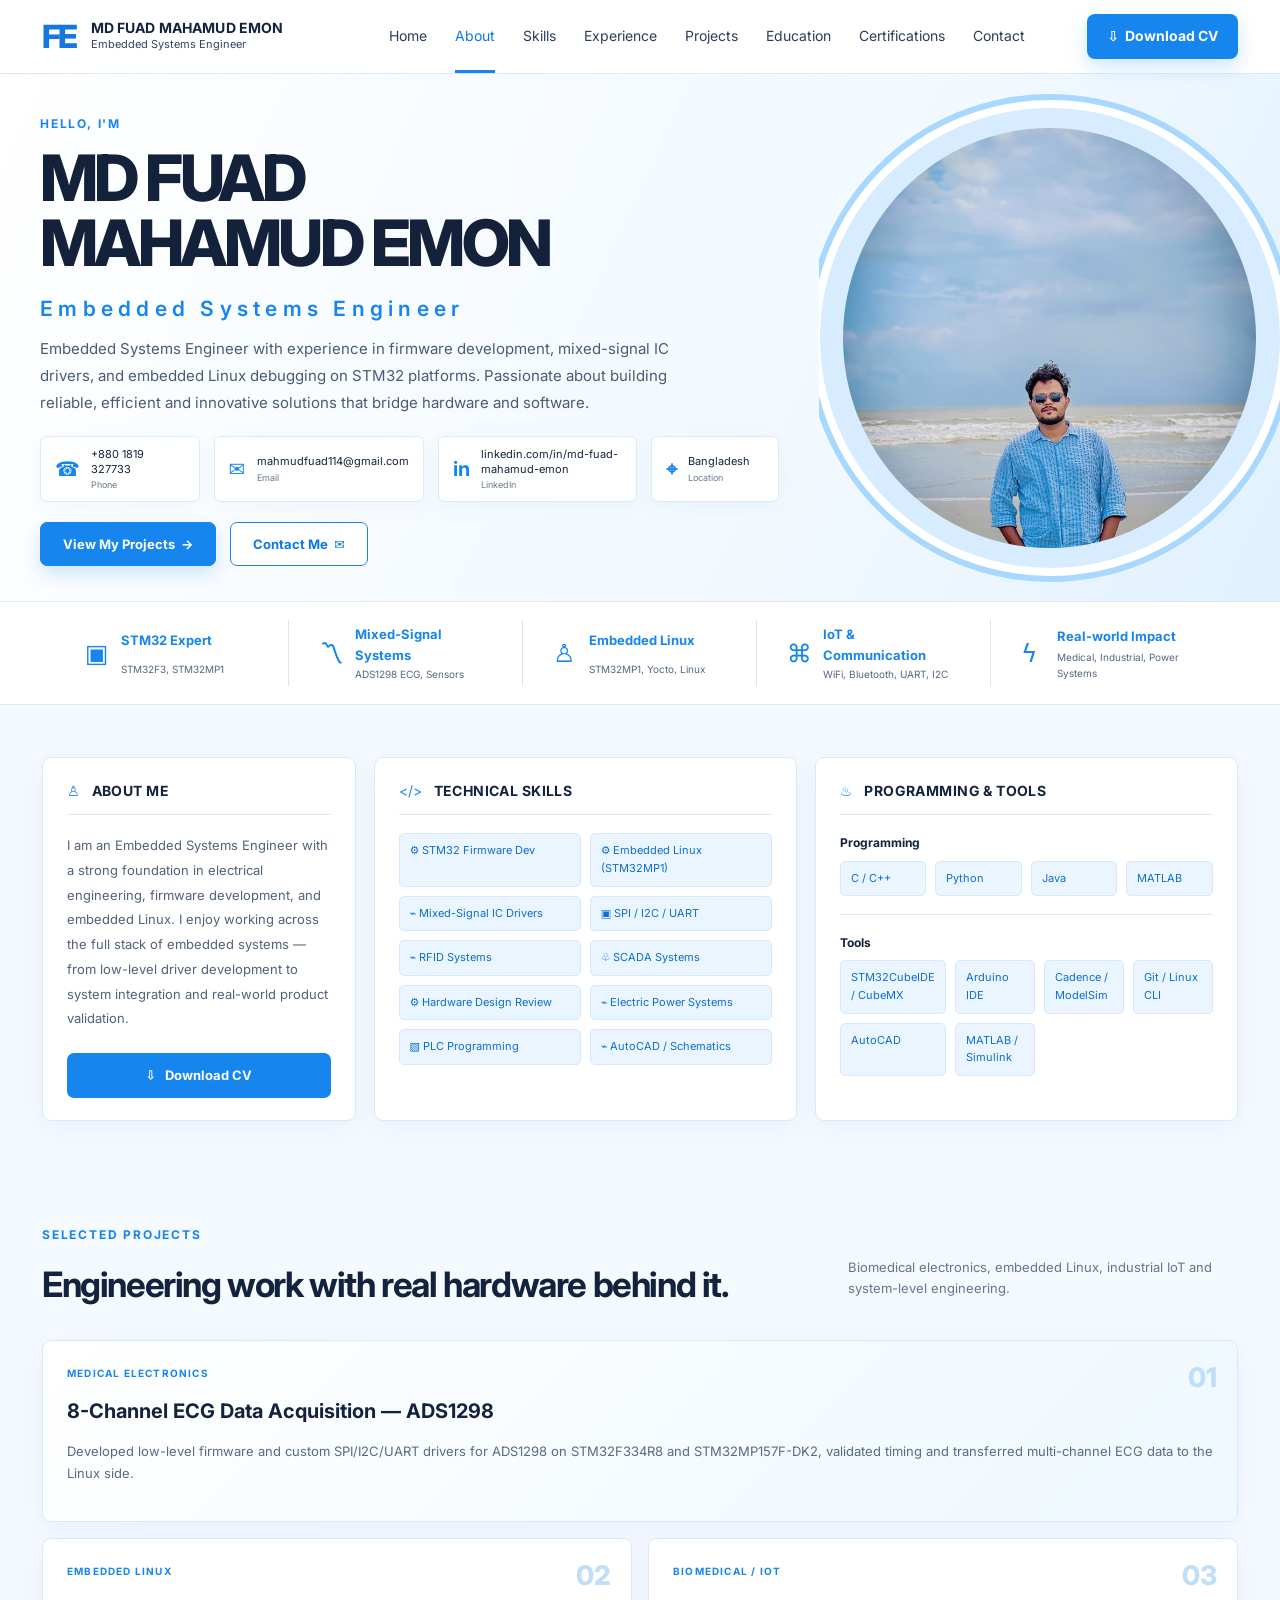
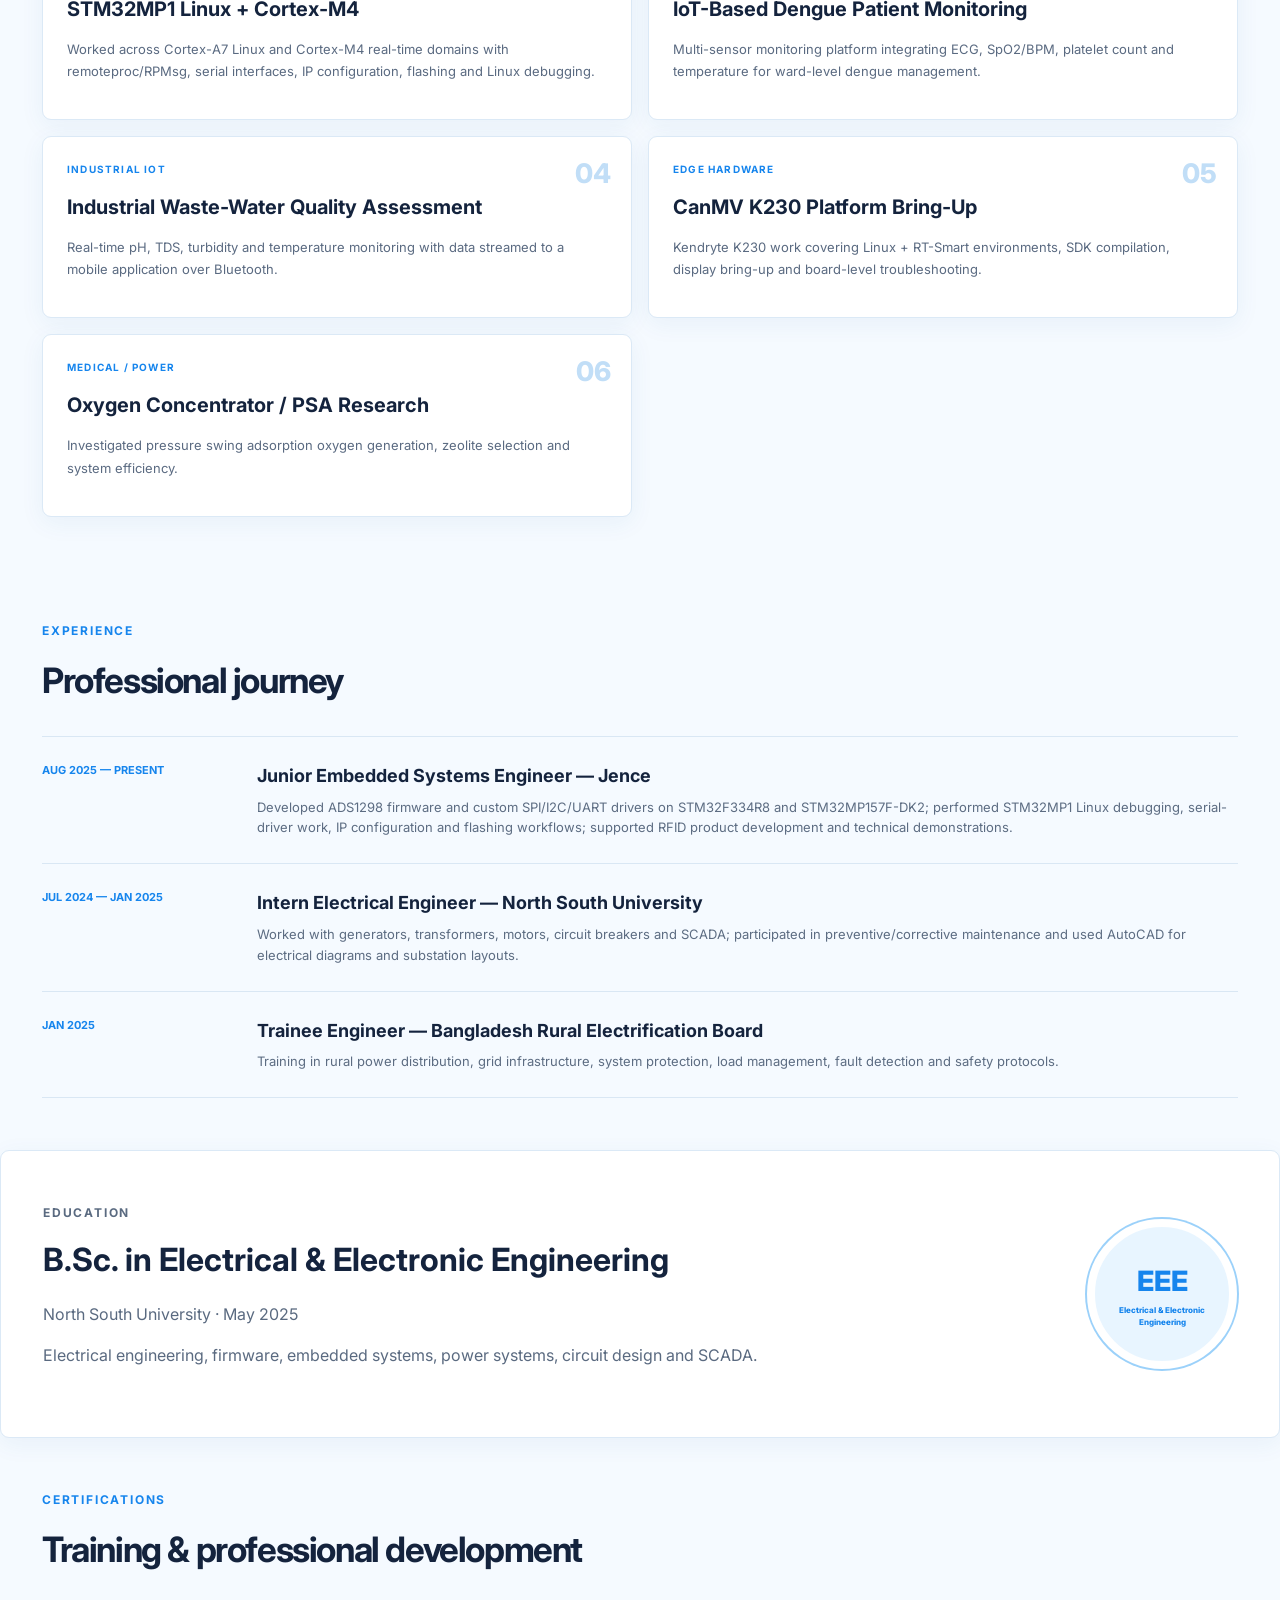
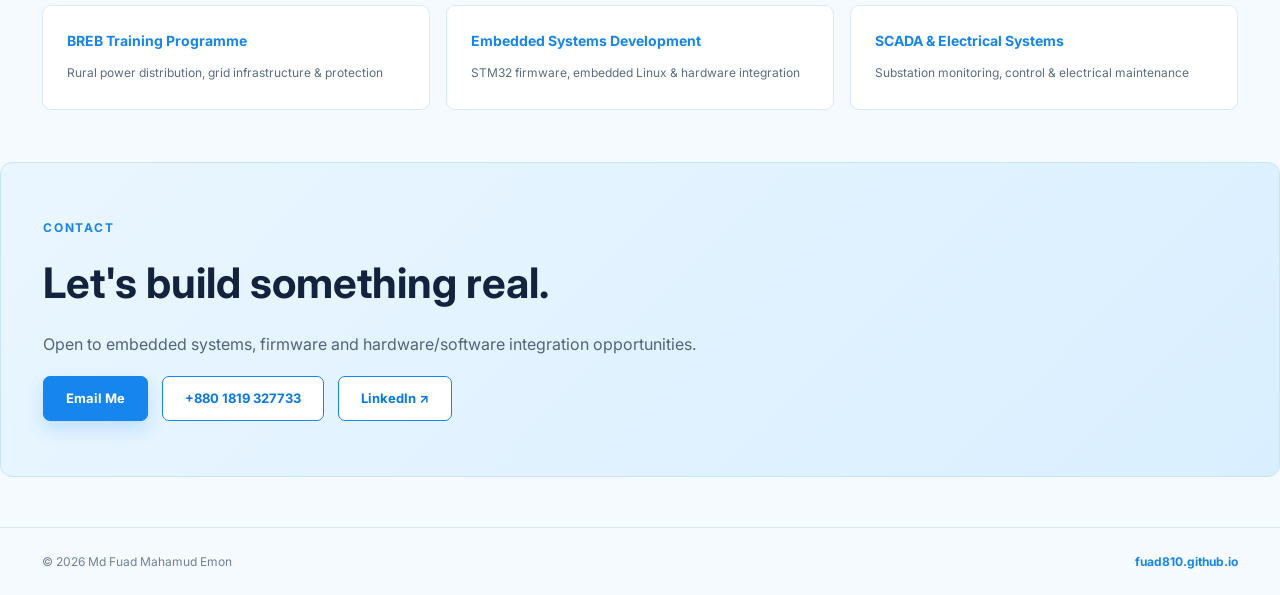
<file: index.html>
<!doctype html><html lang="en"><head><meta charset="utf-8"><meta name="viewport" content="width=device-width,initial-scale=1"><meta name="description" content="Md Fuad Mahamud Emon — Embedded Systems Engineer"><title>Md Fuad Mahamud Emon | Embedded Systems Engineer</title><meta name="theme-color" content="#1685ed"><meta property="og:title" content="Md Fuad Mahamud Emon | Embedded Systems Engineer"><meta property="og:description" content="Embedded Systems Engineer specializing in STM32 firmware, ADS1298 ECG acquisition and embedded Linux."><meta property="og:type" content="website"><meta property="og:url" content="https://fuad810.github.io/"><meta property="og:image" content="https://fuad810.github.io/profile.jpg"><meta name="twitter:card" content="summary_large_image"><link rel="icon" href="profile.jpg"><link rel="preconnect" href="https://fonts.googleapis.com"><link rel="preconnect" href="https://fonts.gstatic.com" crossorigin><link href="https://fonts.googleapis.com/css2?family=Inter:wght@400;500;600;700;800&display=swap" rel="stylesheet"><link rel="stylesheet" href="style.css"></head><body>
<header class="nav"><div class="identity"><a class="logo" href="#home">FE</a><div><strong>MD FUAD MAHAMUD EMON</strong><span>Embedded Systems Engineer</span></div></div><nav><a class="active" href="#home">Home</a><a href="#about">About</a><a href="#skills">Skills</a><a href="#experience">Experience</a><a href="#projects">Projects</a><a href="#education">Education</a><a href="#certifications">Certifications</a><a href="#contact">Contact</a></nav><a class="cv" href="cv.html">⇩ &nbsp;Download CV</a><button class="menu-toggle" aria-label="Toggle menu" aria-expanded="false"><span></span><span></span><span></span></button></header>
<main id="home"><section class="hero"><div class="hero-copy"><p class="hello">HELLO, I'M</p><h1>MD FUAD<br>MAHAMUD EMON</h1><h2>Embedded Systems Engineer</h2><p class="lead">Embedded Systems Engineer with experience in firmware development, mixed-signal IC drivers, and embedded Linux debugging on STM32 platforms. Passionate about building reliable, efficient and innovative solutions that bridge hardware and software.</p><div class="contact-grid"><a href="tel:+8801819327733"><b>☎</b><span>+880 1819 327733<small>Phone</small></span></a><a href="mailto:mahmudfuad114@gmail.com"><b>✉</b><span>mahmudfuad114@gmail.com<small>Email</small></span></a><a href="https://www.linkedin.com/in/md-fuad-mahamud-emon" target="_blank" rel="noopener"><b>in</b><span>linkedin.com/in/md-fuad-mahamud-emon<small>LinkedIn</small></span></a><div><b>⌖</b><span>Bangladesh<small>Location</small></span></div></div><div class="actions"><a class="btn primary" href="#projects">View My Projects&nbsp; →</a><a class="btn outline" href="mailto:mahmudfuad114@gmail.com">Contact Me&nbsp; ✉</a></div></div><div class="hero-image"><img src="profile.jpg" alt="Profile" /><div class="curve"></div></div></section>
<section class="expertise"><div><i>▣</i><strong>STM32 Expert</strong><small>STM32F3, STM32MP1</small></div><div><i>〽</i><strong>Mixed-Signal Systems</strong><small>ADS1298 ECG, Sensors</small></div><div><i>♙</i><strong>Embedded Linux</strong><small>STM32MP1, Yocto, Linux</small></div><div><i>⌘</i><strong>IoT &amp; Communication</strong><small>WiFi, Bluetooth, UART, I2C</small></div><div><i>ϟ</i><strong>Real-world Impact</strong><small>Medical, Industrial, Power Systems</small></div></section>
<section id="about" class="three section"><article><div class="card-title">♙ <strong>ABOUT ME</strong></div><p>I am an Embedded Systems Engineer with a strong foundation in electrical engineering, firmware development, and embedded Linux. I enjoy working across the full stack of embedded systems — from low-level driver development to system integration and real-world product validation.</p><a class="download" href="cv.html">⇩ &nbsp; Download CV</a></article><article id="skills"><div class="card-title">&lt;/&gt; <strong>TECHNICAL SKILLS</strong></div><div class="skill-list"><span>⚙ STM32 Firmware Dev</span><span>⚙ Embedded Linux (STM32MP1)</span><span>⌁ Mixed-Signal IC Drivers</span><span>▣ SPI / I2C / UART</span><span>⌁ RFID Systems</span><span>♧ SCADA Systems</span><span>⚙ Hardware Design Review</span><span>⌁ Electric Power Systems</span><span>▧ PLC Programming</span><span>⌁ AutoCAD / Schematics</span></div></article><article><div class="card-title">♨ <strong>PROGRAMMING &amp; TOOLS</strong></div><h4>Programming</h4><div class="tool-list"><span>C / C++</span><span>Python</span><span>Java</span><span>MATLAB</span></div><hr><h4>Tools</h4><div class="tool-list"><span>STM32CubeIDE / CubeMX</span><span>Arduino IDE</span><span>Cadence / ModelSim</span><span>Git / Linux CLI</span><span>AutoCAD</span><span>MATLAB / Simulink</span></div></article></section>
<section id="projects" class="section"><div class="section-heading"><div><p class="eyebrow">SELECTED PROJECTS</p><h2>Engineering work with real hardware behind it.</h2></div><p>Biomedical electronics, embedded Linux, industrial IoT and system-level engineering.</p></div><div class="projects"><article><em>01</em><small>MEDICAL ELECTRONICS</small><h3>8-Channel ECG Data Acquisition — ADS1298</h3><p>Developed low-level firmware and custom SPI/I2C/UART drivers for ADS1298 on STM32F334R8 and STM32MP157F-DK2, validated timing and transferred multi-channel ECG data to the Linux side.</p></article><article><em>02</em><small>EMBEDDED LINUX</small><h3>STM32MP1 Linux + Cortex-M4</h3><p>Worked across Cortex-A7 Linux and Cortex-M4 real-time domains with remoteproc/RPMsg, serial interfaces, IP configuration, flashing and Linux debugging.</p></article><article><em>03</em><small>BIOMEDICAL / IOT</small><h3>IoT-Based Dengue Patient Monitoring</h3><p>Multi-sensor monitoring platform integrating ECG, SpO2/BPM, platelet count and temperature for ward-level dengue management.</p></article><article><em>04</em><small>INDUSTRIAL IOT</small><h3>Industrial Waste-Water Quality Assessment</h3><p>Real-time pH, TDS, turbidity and temperature monitoring with data streamed to a mobile application over Bluetooth.</p></article><article><em>05</em><small>EDGE HARDWARE</small><h3>CanMV K230 Platform Bring-Up</h3><p>Kendryte K230 work covering Linux + RT-Smart environments, SDK compilation, display bring-up and board-level troubleshooting.</p></article><article><em>06</em><small>MEDICAL / POWER</small><h3>Oxygen Concentrator / PSA Research</h3><p>Investigated pressure swing adsorption oxygen generation, zeolite selection and system efficiency.</p></article></div></section>
<section id="experience" class="section"><div class="section-heading"><div><p class="eyebrow">EXPERIENCE</p><h2>Professional journey</h2></div></div><div class="timeline"><article><time>AUG 2025 — PRESENT</time><div><h3>Junior Embedded Systems Engineer — Jence</h3><p>Developed ADS1298 firmware and custom SPI/I2C/UART drivers on STM32F334R8 and STM32MP157F-DK2; performed STM32MP1 Linux debugging, serial-driver work, IP configuration and flashing workflows; supported RFID product development and technical demonstrations.</p></div></article><article><time>JUL 2024 — JAN 2025</time><div><h3>Intern Electrical Engineer — North South University</h3><p>Worked with generators, transformers, motors, circuit breakers and SCADA; participated in preventive/corrective maintenance and used AutoCAD for electrical diagrams and substation layouts.</p></div></article><article><time>JAN 2025</time><div><h3>Trainee Engineer — Bangladesh Rural Electrification Board</h3><p>Training in rural power distribution, grid infrastructure, system protection, load management, fault detection and safety protocols.</p></div></article></div></section>
<section id="education" class="section education"><div><p class="eyebrow">EDUCATION</p><h2>B.Sc. in Electrical &amp; Electronic Engineering</h2><p>North South University · May 2025</p><p class="education-note">Electrical engineering, firmware, embedded systems, power systems, circuit design and SCADA.</p></div><div class="edu-box">EEE<br><small>Electrical &amp; Electronic Engineering</small></div></section>
<section id="certifications" class="section"><div class="section-heading"><div><p class="eyebrow">CERTIFICATIONS</p><h2>Training &amp; professional development</h2></div></div><div class="cert-grid"><article><b>BREB Training Programme</b><span>Rural power distribution, grid infrastructure &amp; protection</span></article><article><b>Embedded Systems Development</b><span>STM32 firmware, embedded Linux &amp; hardware integration</span></article><article><b>SCADA &amp; Electrical Systems</b><span>Substation monitoring, control &amp; electrical maintenance</span></article></div></section>
<section id="contact" class="contact"><p class="eyebrow">CONTACT</p><h2>Let's build something real.</h2><p>Open to embedded systems, firmware and hardware/software integration opportunities.</p><div class="actions"><a class="btn primary" href="mailto:mahmudfuad114@gmail.com">Email Me</a><a class="btn outline" href="tel:+8801819327733">+880 1819 327733</a><a class="btn outline" href="https://www.linkedin.com/in/md-fuad-mahamud-emon" target="_blank" rel="noopener">LinkedIn ↗</a></div></section></main><footer><span>© 2026 Md Fuad Mahamud Emon</span><a href="https://fuad810.github.io/">fuad810.github.io</a></footer><button class="to-top" aria-label="Back to top">↑</button><script src="script.js"></script></body></html>
</file>
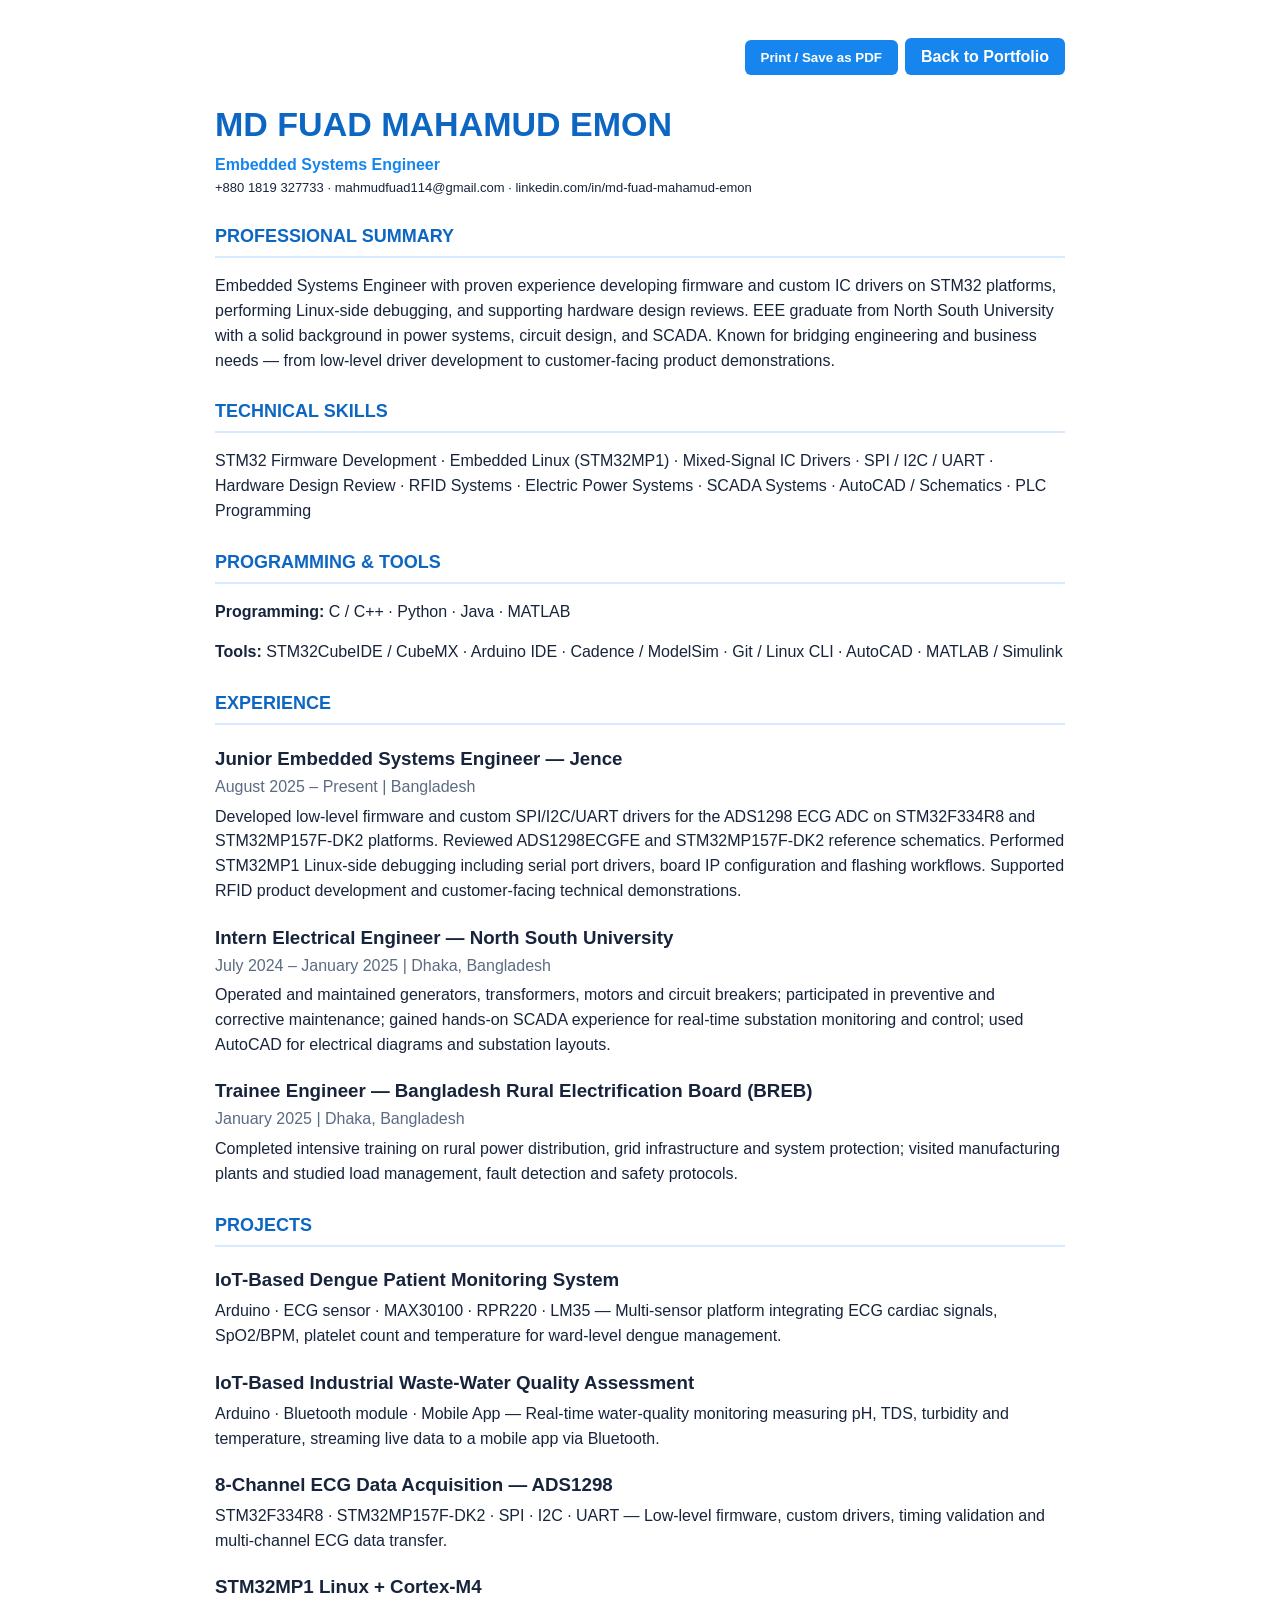
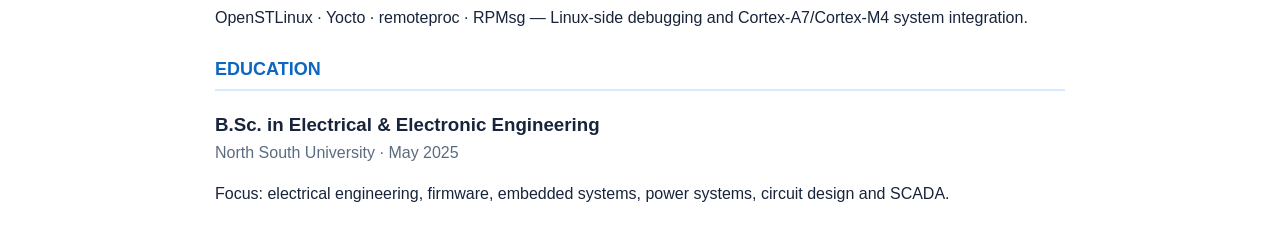
<file: cv.html>
<!doctype html><html lang="en"><head><meta charset="utf-8"><meta name="viewport" content="width=device-width,initial-scale=1"><title>CV | Md Fuad Mahamud Emon</title><style>body{font-family:Arial,sans-serif;color:#17243b;max-width:850px;margin:40px auto;padding:0 25px;line-height:1.55}h1{font-size:34px;margin-bottom:3px;color:#0d66c2}h2{font-size:18px;color:#0d66c2;border-bottom:2px solid #d7eaff;padding-bottom:5px;margin-top:25px}h3{margin-bottom:2px}.role{color:#1685ed;font-weight:700}.muted{color:#5b6b82}.contact{font-size:13px}.job{margin-bottom:18px}.job p{margin-top:5px}.actions{position:sticky;top:10px;text-align:right;margin-bottom:20px}.actions button,.actions a{background:#1685ed;color:#fff;border:0;padding:10px 16px;border-radius:6px;text-decoration:none;font-weight:700;margin-left:7px;cursor:pointer}@media print{.actions{display:none}body{margin:0;padding:0}h2{break-after:avoid}.job{break-inside:avoid}}</style></head><body><div class="actions"><button onclick="window.print()">Print / Save as PDF</button><a href="index.html">Back to Portfolio</a></div><h1>MD FUAD MAHAMUD EMON</h1><div class="role">Embedded Systems Engineer</div><div class="contact">+880 1819 327733 · mahmudfuad114@gmail.com · linkedin.com/in/md-fuad-mahamud-emon</div><h2>PROFESSIONAL SUMMARY</h2><p>Embedded Systems Engineer with proven experience developing firmware and custom IC drivers on STM32 platforms, performing Linux-side debugging, and supporting hardware design reviews. EEE graduate from North South University with a solid background in power systems, circuit design, and SCADA. Known for bridging engineering and business needs — from low-level driver development to customer-facing product demonstrations.</p><h2>TECHNICAL SKILLS</h2><p>STM32 Firmware Development · Embedded Linux (STM32MP1) · Mixed-Signal IC Drivers · SPI / I2C / UART · Hardware Design Review · RFID Systems · Electric Power Systems · SCADA Systems · AutoCAD / Schematics · PLC Programming</p><h2>PROGRAMMING &amp; TOOLS</h2><p><b>Programming:</b> C / C++ · Python · Java · MATLAB</p><p><b>Tools:</b> STM32CubeIDE / CubeMX · Arduino IDE · Cadence / ModelSim · Git / Linux CLI · AutoCAD · MATLAB / Simulink</p><h2>EXPERIENCE</h2><div class="job"><h3>Junior Embedded Systems Engineer — Jence</h3><div class="muted">August 2025 – Present | Bangladesh</div><p>Developed low-level firmware and custom SPI/I2C/UART drivers for the ADS1298 ECG ADC on STM32F334R8 and STM32MP157F-DK2 platforms. Reviewed ADS1298ECGFE and STM32MP157F-DK2 reference schematics. Performed STM32MP1 Linux-side debugging including serial port drivers, board IP configuration and flashing workflows. Supported RFID product development and customer-facing technical demonstrations.</p></div><div class="job"><h3>Intern Electrical Engineer — North South University</h3><div class="muted">July 2024 – January 2025 | Dhaka, Bangladesh</div><p>Operated and maintained generators, transformers, motors and circuit breakers; participated in preventive and corrective maintenance; gained hands-on SCADA experience for real-time substation monitoring and control; used AutoCAD for electrical diagrams and substation layouts.</p></div><div class="job"><h3>Trainee Engineer — Bangladesh Rural Electrification Board (BREB)</h3><div class="muted">January 2025 | Dhaka, Bangladesh</div><p>Completed intensive training on rural power distribution, grid infrastructure and system protection; visited manufacturing plants and studied load management, fault detection and safety protocols.</p></div><h2>PROJECTS</h2><div class="job"><h3>IoT-Based Dengue Patient Monitoring System</h3><p>Arduino · ECG sensor · MAX30100 · RPR220 · LM35 — Multi-sensor platform integrating ECG cardiac signals, SpO2/BPM, platelet count and temperature for ward-level dengue management.</p></div><div class="job"><h3>IoT-Based Industrial Waste-Water Quality Assessment</h3><p>Arduino · Bluetooth module · Mobile App — Real-time water-quality monitoring measuring pH, TDS, turbidity and temperature, streaming live data to a mobile app via Bluetooth.</p></div><div class="job"><h3>8-Channel ECG Data Acquisition — ADS1298</h3><p>STM32F334R8 · STM32MP157F-DK2 · SPI · I2C · UART — Low-level firmware, custom drivers, timing validation and multi-channel ECG data transfer.</p></div><div class="job"><h3>STM32MP1 Linux + Cortex-M4</h3><p>OpenSTLinux · Yocto · remoteproc · RPMsg — Linux-side debugging and Cortex-A7/Cortex-M4 system integration.</p></div><h2>EDUCATION</h2><h3>B.Sc. in Electrical &amp; Electronic Engineering</h3><div class="muted">North South University · May 2025</div><p>Focus: electrical engineering, firmware, embedded systems, power systems, circuit design and SCADA.</p></body></html>
</file>
<file: style.css>
*{box-sizing:border-box}html{scroll-behavior:smooth}body{margin:0;background:#f5faff;color:#14233d;font-family:Inter,system-ui,sans-serif;line-height:1.6}a{text-decoration:none;color:inherit}.nav{height:74px;padding:0 42px;background:rgba(255,255,255,.96);border-bottom:1px solid #dbeaf8;display:flex;align-items:center;justify-content:space-between;position:sticky;top:0;z-index:50;backdrop-filter:blur(14px)}.identity{display:flex;align-items:center;gap:16px;min-width:285px}.identity strong{display:block;font-size:14px;line-height:1.15;letter-spacing:.01em}.identity span{display:block;font-size:11px;color:#34445f}.logo{font-size:32px;font-weight:800;letter-spacing:-.1em;color:#1678df}.nav nav{display:flex;align-items:center;gap:28px;font-size:14px;color:#2c3d59;height:100%}.nav nav a{height:100%;display:flex;align-items:center;position:relative}.nav nav a:hover,.nav nav a.active{color:#0879e8}.nav nav a.active:after{content:"";position:absolute;left:0;right:0;bottom:0;height:3px;background:#1685ed}.cv{background:#1685ed;color:#fff;border-radius:8px;padding:11px 20px;font-size:14px;font-weight:700;box-shadow:0 8px 20px #1685ed35}.hero{min-height:480px;max-width:1536px;margin:auto;display:grid;grid-template-columns:64% 36%;position:relative;overflow:hidden;background:linear-gradient(115deg,#fff 0%,#f0f8ff 70%,#e0f1ff 100%)}.hero-copy{padding:40px 40px 35px;position:relative;z-index:4}.hello,.eyebrow{margin:0 0 12px;color:#1685ed;font-weight:700;font-size:12px;letter-spacing:.15em}.hero h1{font-size:clamp(58px,5vw,82px);line-height:1.02;letter-spacing:-.055em;margin:0;color:#13213a;font-weight:800}.hero h2{font-size:21px;letter-spacing:.25em;color:#1685ed;margin:16px 0 10px;font-weight:600}.lead{max-width:670px;margin:0;color:#4a5b73;font-size:15px;line-height:1.8}.contact-grid{display:grid;grid-template-columns:1fr 1.15fr 1.25fr .8fr;gap:14px;margin-top:20px}.contact-grid>a,.contact-grid>div{min-height:60px;background:#fff;border:1px solid #dbeaf8;border-radius:7px;padding:10px 14px;display:flex;align-items:center;gap:11px;box-shadow:0 5px 18px #1c65a00c}.contact-grid b{font-size:20px;color:#1685ed}.contact-grid span{font-size:11px;line-height:1.3;overflow:hidden}.contact-grid small{display:block;color:#697a91;margin-top:3px;font-size:9px}.actions{display:flex;gap:14px;flex-wrap:wrap;margin-top:20px}.btn{display:inline-block;padding:11px 22px;border-radius:7px;border:1px solid #1685ed;font-size:13px;font-weight:700}.primary{background:#1685ed;color:#fff;box-shadow:0 8px 18px #1685ed30}.outline{background:#fff;color:#0879e8}.hero-image{position:relative;overflow:hidden;display:flex;justify-content:center;align-items:center;padding:36px 24px}.hero-image:before{content:"";position:absolute;width:460px;height:460px;border-radius:50%;background:#d7ecff;border:8px solid #fff;box-shadow:0 0 0 6px #a9d8ff}.hero-image img{position:relative;height:420px;width:420px;object-fit:cover;object-position:center 30%;border-radius:50%;filter:saturate(1.02);image-rendering:crisp-edges;animation:profileFloat 6s ease-in-out infinite,profileReveal 1s ease-out both;transform-origin:center center;will-change:transform,filter}.hero-image img:hover{animation-play-state:paused;transform:scale(1.025);filter:saturate(1.08) brightness(1.03)}.curve{display:none}@keyframes profileFloat{0%,100%{transform:scale(1) translateY(0)}50%{transform:scale(1.012) translateY(-5px)}}@keyframes profileReveal{from{opacity:0;transform:scale(1.04);filter:saturate(.8) brightness(1.08)}to{opacity:1;transform:scale(1);filter:saturate(1.02)}}.expertise{max-width:1536px;margin:auto;display:grid;grid-template-columns:repeat(5,1fr);background:#fff;border-bottom:1px solid #dceaf7;border-top:1px solid #dceaf7;padding:18px 55px}.expertise div{display:grid;grid-template-columns:36px 1fr;grid-template-rows:auto auto;align-items:center;padding:4px 30px;border-right:1px solid #dbe6f2}.expertise div:last-child{border:0}.expertise i{grid-row:span 2;color:#1685ed;font-style:normal;font-size:25px}.expertise strong{font-size:13px;color:#1685ed}.expertise small{font-size:10px;color:#566780}.section{max-width:1460px;margin:auto;padding:52px 42px}.three{display:grid;grid-template-columns:1fr 1.35fr 1.35fr;gap:18px}.three article{background:#fff;border:1px solid #dbe9f6;border-radius:9px;padding:22px 24px;box-shadow:0 6px 24px #1b5f9810}.card-title{display:flex;gap:12px;align-items:center;color:#1685ed;font-size:14px;border-bottom:1px solid #dceaf7;padding-bottom:12px;margin-bottom:18px}.card-title strong{color:#14233d;letter-spacing:.03em}.three p{font-size:13px;color:#52627a;line-height:1.9}.download{display:block;margin-top:22px;background:#1685ed;color:#fff;text-align:center;padding:12px;border-radius:7px;font-size:13px;font-weight:700}.skill-list{display:grid;grid-template-columns:1fr 1fr;gap:9px}.skill-list span,.tool-list span{background:#eaf5ff;border:1px solid #d6e9f8;border-radius:5px;padding:8px 10px;color:#0d6fcf;font-size:11px}.tool-list{display:grid;grid-template-columns:repeat(4,1fr);gap:9px}.three article:nth-child(3) h4{font-size:12px;margin:10px 0 8px}.three hr{border:0;border-top:1px solid #dceaf7;margin:18px 0}.section-heading{display:flex;justify-content:space-between;align-items:end;margin-bottom:28px}.section-heading h2{margin:0;font-size:35px;letter-spacing:-.04em}.section-heading>p{max-width:390px;color:#66758b;font-size:13px}.projects{display:grid;grid-template-columns:1fr 1fr;gap:16px}.projects article{background:#fff;border:1px solid #dbe9f6;border-radius:9px;padding:24px;position:relative;box-shadow:0 6px 24px #1b5f9810}.projects article:first-child{grid-column:span 2;background:linear-gradient(135deg,#fff,#eef8ff)}.projects em{position:absolute;right:20px;top:15px;font-style:normal;font-size:27px;font-weight:800;color:#c1def7}.projects small{display:block;color:#1685ed;font-weight:700;letter-spacing:.12em;font-size:10px}.projects h3{font-size:20px;margin:14px 55px 8px 0}.projects p{font-size:13px;color:#5a6a81;line-height:1.7}.timeline{border-top:1px solid #d9e7f4}.timeline article{display:grid;grid-template-columns:190px 1fr;gap:25px;padding:25px 0;border-bottom:1px solid #d9e7f4}.timeline time{color:#1685ed;font-size:11px;font-weight:700}.timeline h3{margin:0 0 6px;font-size:18px}.timeline p{margin:0;color:#5c6c82;font-size:13px}.education{background:#fff;border:1px solid #dbe9f6;border-radius:9px;display:flex;justify-content:space-between;align-items:center;box-shadow:0 6px 24px #1b5f9810}.education h2{margin:0 0 8px;font-size:32px}.education p{color:#5a6a80}.education strong{color:#1685ed}.edu-box{width:150px;height:150px;border-radius:50%;display:flex;flex-direction:column;justify-content:center;align-items:center;text-align:center;background:#e8f5ff;border:8px solid #fff;box-shadow:0 0 0 2px #9bd1fa;color:#1685ed;font-size:28px;font-weight:800}.edu-box small{font-size:8px}.cert-grid{display:grid;grid-template-columns:repeat(3,1fr);gap:16px}.cert-grid article{background:#fff;border:1px solid #dbe9f6;border-radius:9px;padding:24px}.cert-grid b{display:block;color:#1685ed;font-size:14px;margin-bottom:7px}.cert-grid span{font-size:12px;color:#5c6c82}.contact{max-width:1460px;margin:0 auto 50px;background:linear-gradient(135deg,#eaf6ff,#d9efff);border:1px solid #c6e4fa;border-radius:12px;padding:55px 42px}.contact h2{font-size:42px;margin:0 0 8px}.contact>p:not(.eyebrow){color:#52637a}.contact .actions{margin-top:18px}footer{max-width:1460px;margin:auto;padding:24px 42px;border-top:1px solid #dbe8f4;display:flex;justify-content:space-between;color:#708096;font-size:12px}footer a{color:#1685ed;font-weight:700}/* --- Enhancements --- */
.nav.scrolled{box-shadow:0 6px 24px #1c65a014}
.nav nav a{transition:color .2s}
.projects article,.three article,.cert-grid article,.education,.contact-grid>a,.contact-grid>div{transition:transform .25s ease,box-shadow .25s ease}
.projects article:hover,.three article:hover,.cert-grid article:hover{transform:translateY(-4px);box-shadow:0 14px 32px #1b5f9820}
.contact-grid>a:hover{transform:translateY(-3px);box-shadow:0 10px 22px #1c65a01c}
.btn{transition:transform .2s ease,box-shadow .2s ease}
.btn:hover{transform:translateY(-2px)}
.primary:hover{box-shadow:0 12px 26px #1685ed45}

/* Scroll-reveal */
.reveal{opacity:0;transform:translateY(26px);transition:opacity .7s ease,transform .7s ease}
.reveal.in-view{opacity:1;transform:none}
@media(prefers-reduced-motion:reduce){.reveal{opacity:1;transform:none;transition:none}}

/* Back-to-top button */
.to-top{position:fixed;right:22px;bottom:22px;width:44px;height:44px;border-radius:50%;background:#1685ed;color:#fff;display:flex;align-items:center;justify-content:center;font-size:18px;box-shadow:0 10px 24px #1685ed45;opacity:0;pointer-events:none;transform:translateY(10px);transition:opacity .25s,transform .25s;z-index:60;border:none;cursor:pointer}
.to-top.show{opacity:1;pointer-events:auto;transform:none}
.to-top:hover{filter:brightness(1.08)}

/* Mobile hamburger */
.menu-toggle{display:none;background:none;border:none;width:38px;height:38px;position:relative;cursor:pointer;flex-shrink:0}
.menu-toggle span{position:absolute;left:7px;right:7px;height:2px;background:#14233d;transition:transform .25s,opacity .25s}
.menu-toggle span:nth-child(1){top:13px}
.menu-toggle span:nth-child(2){top:19px}
.menu-toggle span:nth-child(3){top:25px}
body.menu-open .menu-toggle span:nth-child(1){transform:translateY(6px) rotate(45deg)}
body.menu-open .menu-toggle span:nth-child(2){opacity:0}
body.menu-open .menu-toggle span:nth-child(3){transform:translateY(-6px) rotate(-45deg)}

@media(max-width:1100px){.nav{padding:0 22px}.nav nav{gap:15px}.cv{display:none}.hero{grid-template-columns:1fr}.hero-image{height:340px;order:-1;padding:20px}.hero-image:before{width:290px;height:290px}.hero-image img{height:260px;width:260px}.hero-copy{padding:42px 28px}.contact-grid{grid-template-columns:1fr 1fr}.expertise{grid-template-columns:1fr 1fr;padding:15px}.expertise div:nth-child(2n){border-right:0}.three{grid-template-columns:1fr}.tool-list{grid-template-columns:1fr 1fr}.cert-grid{grid-template-columns:1fr 1fr}.section{padding:45px 28px}}@media(max-width:650px){.identity strong{font-size:11px}.identity span{font-size:9px}.logo{font-size:27px}.hero h1{font-size:48px}.hero h2{font-size:15px;letter-spacing:.13em}.contact-grid{grid-template-columns:1fr}.expertise{grid-template-columns:1fr}.expertise div{border-right:0;border-bottom:1px solid #dbe6f2}.projects{grid-template-columns:1fr}.projects article:first-child{grid-column:auto}.timeline article{grid-template-columns:1fr;gap:7px}.section-heading{display:block}.section-heading h2{font-size:29px}.cert-grid{grid-template-columns:1fr}.education{display:block}.edu-box{margin-top:25px}footer{display:block}.hero-image{height:260px}.hero-image:before{width:220px;height:220px}.hero-image img{height:190px;width:190px}
.menu-toggle{display:block}
.nav nav{position:fixed;top:74px;left:0;right:0;flex-direction:column;align-items:flex-start;gap:0;background:#fff;height:auto;max-height:0;overflow:hidden;transition:max-height .3s ease;box-shadow:0 12px 24px #1c65a01a}
.nav nav a{width:100%;padding:14px 24px;height:auto}
.nav nav a.active:after{display:none}
.nav nav a.active{background:#eaf5ff}
body.menu-open .nav nav{max-height:420px}
}
</file>
